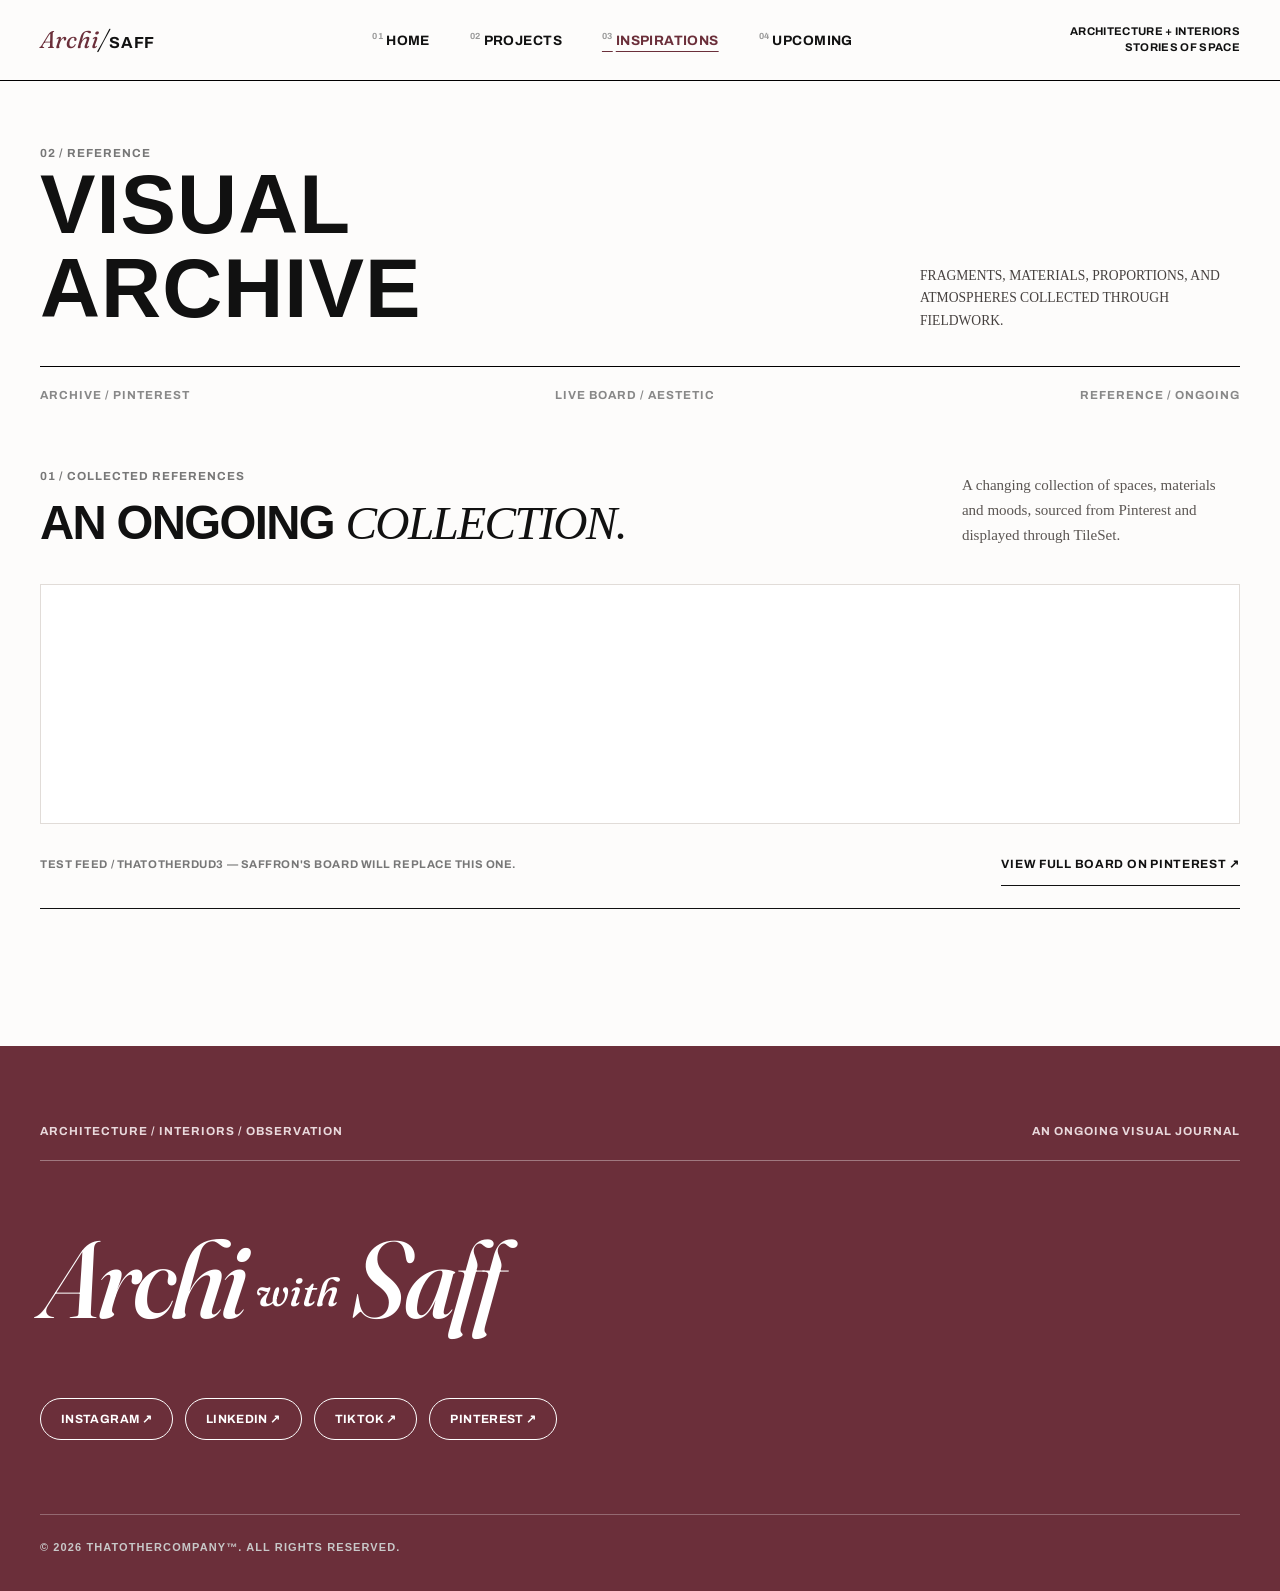
<file: inspirations.html>
<!DOCTYPE html>
<html lang="en">
<head>
<meta charset="UTF-8">
<meta name="viewport" content="width=device-width, initial-scale=1, viewport-fit=cover">
<title>Inspirations — Archi/Saff</title>
<link rel="icon" href="data:image/svg+xml,%3Csvg xmlns='http://www.w3.org/2000/svg' viewBox='0 0 100 100'%3E%3Crect width='100' height='100' fill='%23000'/%3E%3Ctext x='50' y='70' font-size='70' fill='%23fff' text-anchor='middle' font-family='Georgia'%3EA%3C/text%3E%3C/svg%3E">
<link href="https://fonts.googleapis.com/css2?family=Archivo+Black&family=Archivo:wght@400;500;700&family=Fraunces:ital,opsz,wght@0,9..144,500;1,9..144,500;1,9..144,600&family=Playfair+Display:ital@1&display=swap" rel="stylesheet">
<script>
try {
  const key = 'archi-saff-transition';
  const startedAt = Number(sessionStorage.getItem(key));
  sessionStorage.removeItem(key);
  if (!matchMedia('(prefers-reduced-motion: reduce)').matches &&
      startedAt > 0 && Date.now() >= startedAt && Date.now() - startedAt < 8000) {
    document.documentElement.classList.add('page-transition-entering');
    // Recover even if the main script fails to load.
    setTimeout(() => {
      document.documentElement.classList.remove('page-transition-entering');
      document.querySelector('.page-loader')?.classList.add('done');
    }, 2200);
  }
} catch (_) {}
</script>

<script>
/* Small editorial fade for navigation into, out of and between projects. */
try {
  const key = 'archi-saff-soft-transition';
  const started = Number(sessionStorage.getItem(key));
  sessionStorage.removeItem(key);
  const age = Date.now() - started;
  if (started > 0 && age >= 0 && age < 6000 &&
      !matchMedia('(prefers-reduced-motion: reduce)').matches) {
    document.documentElement.classList.add('soft-page-entering');
    setTimeout(() => document.documentElement.classList.remove('soft-page-entering'), 700);
  }
} catch (_) {}
</script>
<link rel="stylesheet" href="style.css?v=15">
<noscript><style>.page-loader{display:none!important}.reveal{opacity:1!important;transform:none!important}.mobile-menu-toggle{display:none!important}@media(max-width:860px){.nav{flex-wrap:wrap}.primary-nav{display:block!important;position:static!important;box-shadow:none!important;width:100%}.nav-links{padding:0!important}}</style></noscript>
</head>
<body>

<div class="page-loader" aria-hidden="true"><span class="transition-mark"><em class="w-archi">Archi</em>/SAFF</span></div>

<header>
  <div class="nav">
    <a class="logo" href="index.html"><em>Archi</em>/<b>SAFF</b></a>
    <button class="mobile-menu-toggle" type="button" aria-controls="primary-navigation" aria-expanded="false" aria-label="Open menu">
      <span class="mobile-menu-lines" aria-hidden="true"><span></span><span></span></span>
    </button>
    <nav class="primary-nav" id="primary-navigation" aria-label="Primary navigation">
    <ul class="nav-links">
      <li><a href="index.html" class="magnet"><sup>01</sup>HOME</a></li>
      <li><a href="projects.html" class="magnet"><sup>02</sup>PROJECTS</a></li>
      <li><a href="inspirations.html" class="magnet active"><sup>03</sup>INSPIRATIONS</a></li>
      <li><a href="upcoming.html" class="magnet"><sup>04</sup>UPCOMING</a></li>
    </ul>
    </nav>
    <div class="tagline">ARCHITECTURE + INTERIORS<br>STORIES OF SPACE</div>
  </div>
</header>

<main class="page" id="inspirations">
  <div class="page-head">
    <div>
      <div class="index-label">02 / REFERENCE</div>
      <h1>VISUAL<br>ARCHIVE</h1>
    </div>
    <p>FRAGMENTS, MATERIALS, PROPORTIONS, AND ATMOSPHERES COLLECTED THROUGH FIELDWORK.</p>
  </div>
  <div class="filters">
    <div class="flabel">ARCHIVE / PINTEREST</div>
    <div class="flabel">LIVE BOARD / AESTETIC</div>
    <div class="flabel">REFERENCE / ONGOING</div>
  </div>

  <section class="pinterest-archive" aria-label="Live Pinterest inspiration board">
    <div class="pinterest-archive-intro">
      <div>
        <span class="index-label">01 / COLLECTED REFERENCES</span>
        <h2>AN ONGOING <em>COLLECTION.</em></h2>
      </div>
      <p>A changing collection of spaces, materials and moods, sourced from Pinterest and displayed through TileSet.</p>
    </div>

    <!-- Temporary test gallery. Change the connected board in TileSet when Saffron shares hers. -->
    <div class="tileset-board-shell" role="region" aria-label="Pinterest inspiration gallery">
      <div data-tileset="w_fd933acf63bc517e9d7dfb111749fcbb"></div>
    </div>
    <div class="pinterest-archive-footer">
      <p>TEST FEED / THATOTHERDUD3 — SAFFRON'S BOARD WILL REPLACE THIS ONE.</p>
      <a class="pinterest-board-link magnet" href="https://www.pinterest.com/Thatotherdud3/aestetic/" target="_blank" rel="noopener noreferrer">VIEW FULL BOARD ON PINTEREST ↗</a>
    </div>
  </section>

</main>

<div class="foot-band">
  <div class="foot-intro"><span>ARCHITECTURE / INTERIORS / OBSERVATION</span><span>AN ONGOING VISUAL JOURNAL</span></div>
  <div class="wordmark"><span class="w-archi">Archi</span> <span class="w-with">with</span> Saff</div>
  <div class="foot-bottom">
    <div class="footer-social-links">
      <a class="pill magnet" href="https://www.instagram.com/thatotherdud3" target="_blank">INSTAGRAM ↗</a>
      <a class="pill magnet" href="#" target="_blank">LINKEDIN ↗</a>
      <a class="pill magnet" href="#" target="_blank">TIKTOK ↗</a>
      <a class="pill magnet" href="#" target="_blank">PINTEREST ↗</a>
    </div>
    <p class="footer-legal">© 2026 <a href="https://www.instagram.com/thatotherdud3/" target="_blank" rel="noopener noreferrer">THATOTHERCOMPANY™</a>. ALL RIGHTS RESERVED.</p>
  </div>
</div>

<script src="script.js?v=6"></script>
<script src="https://app.tileset.com/v1/tileset.js" async></script>
<script>
/* TileSet renders its grid asynchronously. Mark the photo grid so our
   mobile-only CSS can show two columns without changing its desktop layout. */
(() => {
  const mount = document.querySelector('.tileset-board-shell [data-tileset]');
  if (!mount) return;

  let observer;
  const markGrid = () => {
    for (const node of mount.querySelectorAll('div, ul')) {
      const style = getComputedStyle(node);
      if (style.display !== 'grid' && style.display !== 'inline-grid') continue;
      if (node.children.length < 4) continue;

      // Avoid changing unrelated TileSet controls or toolbar layouts.
      const imageTiles = Array.from(node.children).filter(child => child.querySelector('img')).length;
      if (imageTiles < 4) continue;

      node.setAttribute('data-archisaff-photo-grid', '');
      observer?.disconnect();
      return true;
    }
    return false;
  };

  observer = new MutationObserver(() => {
    if (markGrid()) observer.disconnect();
  });
  observer.observe(mount, {childList: true, subtree: true});
  markGrid();
  window.addEventListener('load', markGrid, {once: true});
})();
</script>
</body>
</html>
</file>
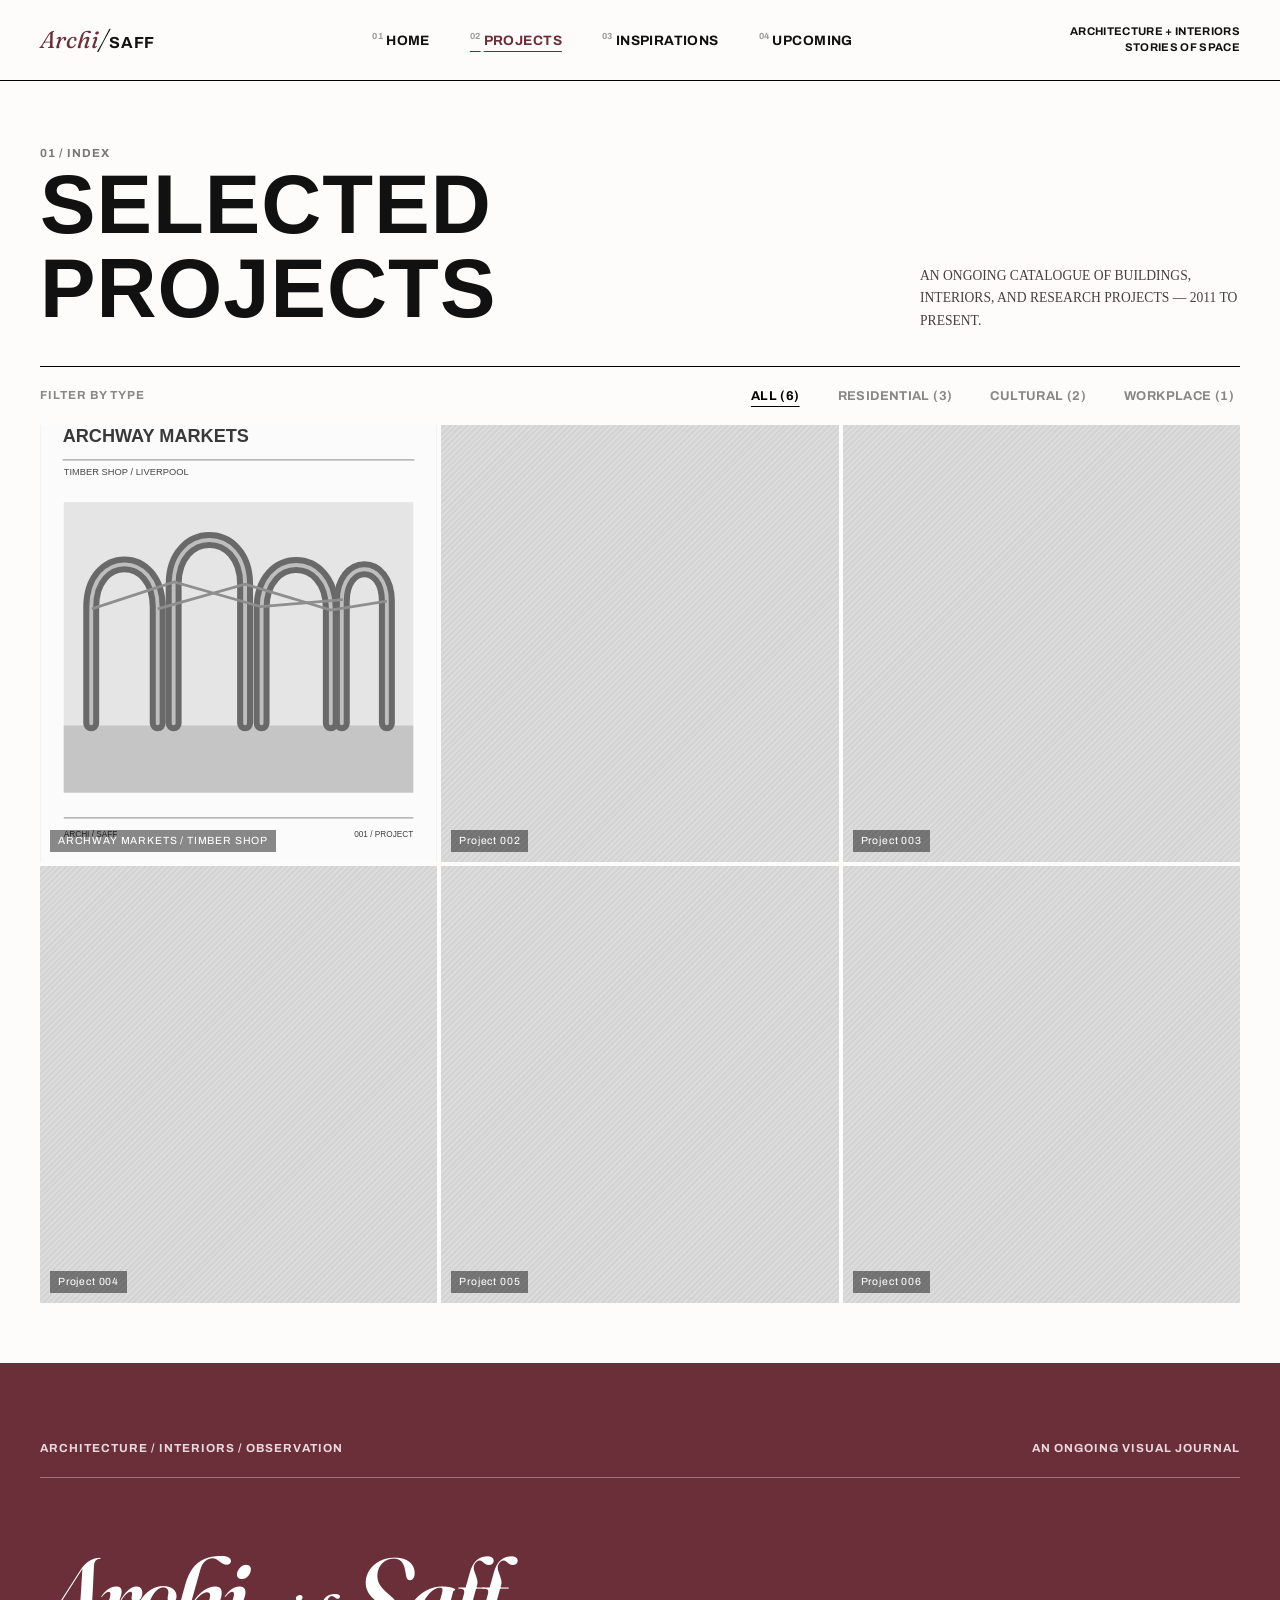
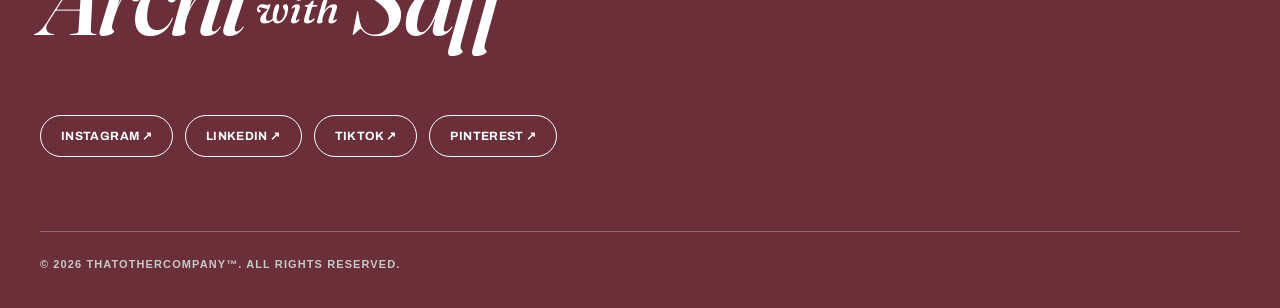
<file: projects.html>
<!DOCTYPE html>
<html lang="en">
<head>
<meta charset="UTF-8">
<meta name="viewport" content="width=device-width, initial-scale=1, viewport-fit=cover">
<title>Projects — Archi/Saff</title>
<link rel="icon" href="data:image/svg+xml,%3Csvg xmlns='http://www.w3.org/2000/svg' viewBox='0 0 100 100'%3E%3Crect width='100' height='100' fill='%23000'/%3E%3Ctext x='50' y='70' font-size='70' fill='%23fff' text-anchor='middle' font-family='Georgia'%3EA%3C/text%3E%3C/svg%3E">
<link href="https://fonts.googleapis.com/css2?family=Archivo+Black&family=Archivo:wght@400;500;700&family=Fraunces:ital,opsz,wght@0,9..144,500;1,9..144,500;1,9..144,600&family=Playfair+Display:ital@1&display=swap" rel="stylesheet">
<script>
try {
  const key = 'archi-saff-transition';
  const startedAt = Number(sessionStorage.getItem(key));
  sessionStorage.removeItem(key);
  if (!matchMedia('(prefers-reduced-motion: reduce)').matches &&
      startedAt > 0 && Date.now() >= startedAt && Date.now() - startedAt < 8000) {
    document.documentElement.classList.add('page-transition-entering');
    // Recover even if the main script fails to load.
    setTimeout(() => {
      document.documentElement.classList.remove('page-transition-entering');
      document.querySelector('.page-loader')?.classList.add('done');
    }, 2200);
  }
} catch (_) {}
</script>

<script>
/* Small editorial fade for navigation into, out of and between projects. */
try {
  const key = 'archi-saff-soft-transition';
  const started = Number(sessionStorage.getItem(key));
  sessionStorage.removeItem(key);
  const age = Date.now() - started;
  if (started > 0 && age >= 0 && age < 6000 &&
      !matchMedia('(prefers-reduced-motion: reduce)').matches) {
    document.documentElement.classList.add('soft-page-entering');
    setTimeout(() => document.documentElement.classList.remove('soft-page-entering'), 700);
  }
} catch (_) {}
</script>
<link rel="stylesheet" href="style.css?v=15">
<noscript><style>.page-loader{display:none!important}.reveal{opacity:1!important;transform:none!important}.mobile-menu-toggle{display:none!important}@media(max-width:860px){.nav{flex-wrap:wrap}.primary-nav{display:block!important;position:static!important;box-shadow:none!important;width:100%}.nav-links{padding:0!important}}</style></noscript>
</head>
<body>

<div class="page-loader" aria-hidden="true"><span class="transition-mark"><em class="w-archi">Archi</em>/SAFF</span></div>

<header>
  <div class="nav">
    <a class="logo" href="index.html"><em>Archi</em>/<b>SAFF</b></a>
    <button class="mobile-menu-toggle" type="button" aria-controls="primary-navigation" aria-expanded="false" aria-label="Open menu">
      <span class="mobile-menu-lines" aria-hidden="true"><span></span><span></span></span>
    </button>
    <nav class="primary-nav" id="primary-navigation" aria-label="Primary navigation">
    <ul class="nav-links">
      <li><a href="index.html" class="magnet"><sup>01</sup>HOME</a></li>
      <li><a href="projects.html" class="magnet active"><sup>02</sup>PROJECTS</a></li>
      <li><a href="inspirations.html" class="magnet"><sup>03</sup>INSPIRATIONS</a></li>
      <li><a href="upcoming.html" class="magnet"><sup>04</sup>UPCOMING</a></li>
    </ul>
    </nav>
    <div class="tagline">ARCHITECTURE + INTERIORS<br>STORIES OF SPACE</div>
  </div>
</header>

<main class="page" id="projects">
  <div class="page-head">
    <div>
      <div class="index-label">01 / INDEX</div>
      <h1>SELECTED<br>PROJECTS</h1>
    </div>
    <p>AN ONGOING CATALOGUE OF BUILDINGS, INTERIORS, AND RESEARCH PROJECTS — 2011 TO PRESENT.</p>
  </div>
  <div class="filters">
    <div class="flabel">FILTER BY TYPE</div>
    <div class="ftabs">
      <button class="on" data-f="all">ALL (6)</button>
      <button data-f="res">RESIDENTIAL (3)</button>
      <button data-f="cul">CULTURAL (2)</button>
      <button data-f="work">WORKPLACE (1)</button>
    </div>
  </div>
  <div class="grid3" id="projGrid">
    <a class="tile" data-f="cul" href="project.html?id=archway-markets" aria-label="View Archway Markets / Timber Shop project"><div class="ph project-cover" data-label="ARCHWAY MARKETS / TIMBER SHOP">
        <img class="project-cover-art" src="assets/previews/archway-markets.svg" alt="" loading="lazy" decoding="async">
        <img class="project-cover-generated" src="assets/previews/archway-markets.jpg" alt="Preview of Saffron's Archway Markets presentation board" loading="lazy" decoding="async" hidden onload="this.hidden=false" onerror="this.hidden=true">
      </div>
      <div class="info"><div class="tno">001</div>
        <div><div class="tname">Archway Markets</div></div>
        <div class="tmeta"><span>LIVERPOOL, UK</span><span>CULTURAL</span><span>YEAR TBC</span></div>
      </div>
    </a>
    <a class="tile" data-f="res" href="project.html?id=hillside-house" aria-label="View hillside house project"><div class="ph" data-label="Project 002"></div>
      <div class="info"><div class="tno">002</div>
        <div><div class="tname">Hillside House</div></div>
        <div class="tmeta"><span>MALLORCA, ES</span><span>RESIDENTIAL</span><span>2022</span></div>
      </div>
    </a>
    <a class="tile" data-f="res" href="project.html?id=courtyard-house" aria-label="View courtyard house project"><div class="ph" data-label="Project 003"></div>
      <div class="info"><div class="tno">003</div>
        <div><div class="tname">Courtyard House</div></div>
        <div class="tmeta"><span>OAXACA, MX</span><span>RESIDENTIAL</span><span>2021</span></div>
      </div>
    </a>
    <a class="tile" data-f="work" href="project.html?id=harris-county-office" aria-label="View harris county office project"><div class="ph" data-label="Project 004"></div>
      <div class="info"><div class="tno">004</div>
        <div><div class="tname">Harris County Office</div></div>
        <div class="tmeta"><span>HOUSTON, US</span><span>WORKPLACE</span><span>2020</span></div>
      </div>
    </a>
    <a class="tile" data-f="cul" href="project.html?id=us400-pavilion" aria-label="View us400 pavilion project"><div class="ph" data-label="Project 005"></div>
      <div class="info"><div class="tno">005</div>
        <div><div class="tname">US400 Pavilion</div></div>
        <div class="tmeta"><span>WASHINGTON, US</span><span>CULTURAL</span><span>2026</span></div>
      </div>
    </a>
    <a class="tile" data-f="res" href="project.html?id=concrete-terrace" aria-label="View concrete terrace project"><div class="ph" data-label="Project 006"></div>
      <div class="info"><div class="tno">006</div>
        <div><div class="tname">Concrete Terrace</div></div>
        <div class="tmeta"><span>LOS ANGELES, US</span><span>RESIDENTIAL</span><span>2019</span></div>
      </div>
    </a>
  </div>
</main>

<div class="foot-band">
  <div class="foot-intro"><span>ARCHITECTURE / INTERIORS / OBSERVATION</span><span>AN ONGOING VISUAL JOURNAL</span></div>
  <div class="wordmark"><span class="w-archi">Archi</span> <span class="w-with">with</span> Saff</div>
  <div class="foot-bottom">
    <div class="footer-social-links">
      <a class="pill magnet" href="https://www.instagram.com/thatotherdud3" target="_blank">INSTAGRAM ↗</a>
      <a class="pill magnet" href="#" target="_blank">LINKEDIN ↗</a>
      <a class="pill magnet" href="#" target="_blank">TIKTOK ↗</a>
      <a class="pill magnet" href="#" target="_blank">PINTEREST ↗</a>
    </div>
    <p class="footer-legal">© 2026 <a href="https://www.instagram.com/thatotherdud3/" target="_blank" rel="noopener noreferrer">THATOTHERCOMPANY™</a>. ALL RIGHTS RESERVED.</p>
  </div>
</div>

<script src="script.js?v=6"></script>
</body>
</html>
</file>
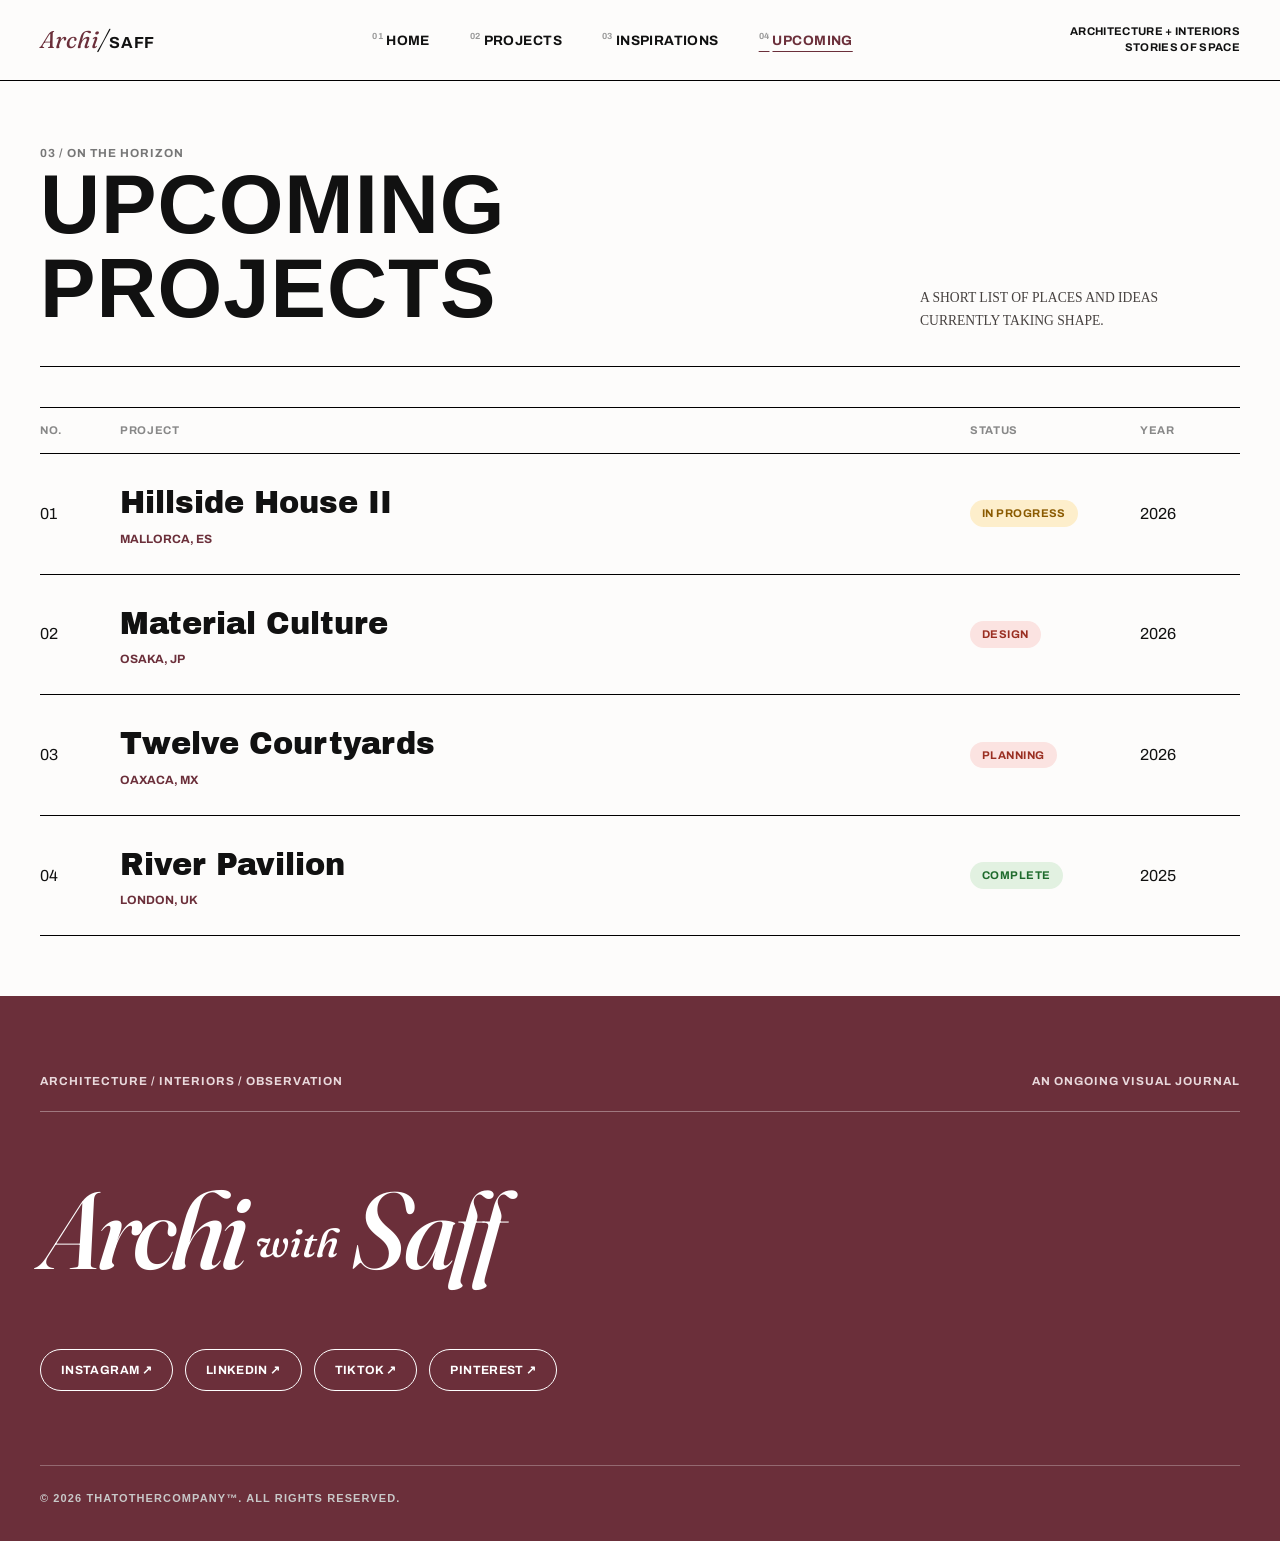
<file: upcoming.html>
<!DOCTYPE html>
<html lang="en">
<head>
<meta charset="UTF-8">
<meta name="viewport" content="width=device-width, initial-scale=1, viewport-fit=cover">
<title>Upcoming — Archi/Saff</title>
<link rel="icon" href="data:image/svg+xml,%3Csvg xmlns='http://www.w3.org/2000/svg' viewBox='0 0 100 100'%3E%3Crect width='100' height='100' fill='%23000'/%3E%3Ctext x='50' y='70' font-size='70' fill='%23fff' text-anchor='middle' font-family='Georgia'%3EA%3C/text%3E%3C/svg%3E">
<link href="https://fonts.googleapis.com/css2?family=Archivo+Black&family=Archivo:wght@400;500;700&family=Fraunces:ital,opsz,wght@0,9..144,500;1,9..144,500;1,9..144,600&family=Playfair+Display:ital@1&display=swap" rel="stylesheet">
<script>
try {
  const key = 'archi-saff-transition';
  const startedAt = Number(sessionStorage.getItem(key));
  sessionStorage.removeItem(key);
  if (!matchMedia('(prefers-reduced-motion: reduce)').matches &&
      startedAt > 0 && Date.now() >= startedAt && Date.now() - startedAt < 8000) {
    document.documentElement.classList.add('page-transition-entering');
    // Recover even if the main script fails to load.
    setTimeout(() => {
      document.documentElement.classList.remove('page-transition-entering');
      document.querySelector('.page-loader')?.classList.add('done');
    }, 2200);
  }
} catch (_) {}
</script>

<script>
/* Small editorial fade for navigation into, out of and between projects. */
try {
  const key = 'archi-saff-soft-transition';
  const started = Number(sessionStorage.getItem(key));
  sessionStorage.removeItem(key);
  const age = Date.now() - started;
  if (started > 0 && age >= 0 && age < 6000 &&
      !matchMedia('(prefers-reduced-motion: reduce)').matches) {
    document.documentElement.classList.add('soft-page-entering');
    setTimeout(() => document.documentElement.classList.remove('soft-page-entering'), 700);
  }
} catch (_) {}
</script>
<link rel="stylesheet" href="style.css?v=15">
<noscript><style>.page-loader{display:none!important}.reveal{opacity:1!important;transform:none!important}.mobile-menu-toggle{display:none!important}@media(max-width:860px){.nav{flex-wrap:wrap}.primary-nav{display:block!important;position:static!important;box-shadow:none!important;width:100%}.nav-links{padding:0!important}}</style></noscript>
</head>
<body>

<div class="page-loader" aria-hidden="true"><span class="transition-mark"><em class="w-archi">Archi</em>/SAFF</span></div>

<header>
  <div class="nav">
    <a class="logo" href="index.html"><em>Archi</em>/<b>SAFF</b></a>
    <button class="mobile-menu-toggle" type="button" aria-controls="primary-navigation" aria-expanded="false" aria-label="Open menu">
      <span class="mobile-menu-lines" aria-hidden="true"><span></span><span></span></span>
    </button>
    <nav class="primary-nav" id="primary-navigation" aria-label="Primary navigation">
    <ul class="nav-links">
      <li><a href="index.html" class="magnet"><sup>01</sup>HOME</a></li>
      <li><a href="projects.html" class="magnet"><sup>02</sup>PROJECTS</a></li>
      <li><a href="inspirations.html" class="magnet"><sup>03</sup>INSPIRATIONS</a></li>
      <li><a href="upcoming.html" class="magnet active"><sup>04</sup>UPCOMING</a></li>
    </ul>
    </nav>
    <div class="tagline">ARCHITECTURE + INTERIORS<br>STORIES OF SPACE</div>
  </div>
</header>

<main class="page" id="upcoming">
  <div class="page-head">
    <div>
      <div class="index-label">03 / ON THE HORIZON</div>
      <h1>UPCOMING<br>PROJECTS</h1>
    </div>
    <p>A SHORT LIST OF PLACES AND IDEAS CURRENTLY TAKING SHAPE.</p>
  </div>
  <div class="table">
    <div class="trow head"><span>NO.</span><span>PROJECT</span><span>STATUS</span><span>YEAR</span></div>
    <div class="trow">
      <span>01</span>
      <span><span class="pname">Hillside House II</span><span class="ploc">MALLORCA, ES</span></span>
      <span class="status progress">IN PROGRESS</span>
      <span>2026</span>
    </div>
    <div class="trow">
      <span>02</span>
      <span><span class="pname">Material Culture</span><span class="ploc">OSAKA, JP</span></span>
      <span class="status design">DESIGN</span>
      <span>2026</span>
    </div>
    <div class="trow">
      <span>03</span>
      <span><span class="pname">Twelve Courtyards</span><span class="ploc">OAXACA, MX</span></span>
      <span class="status planning">PLANNING</span>
      <span>2026</span>
    </div>
    <div class="trow">
      <span>04</span>
      <span><span class="pname">River Pavilion</span><span class="ploc">LONDON, UK</span></span>
      <span class="status complete">COMPLETE</span>
      <span>2025</span>
    </div>
  </div>
</main>

<div class="foot-band">
  <div class="foot-intro"><span>ARCHITECTURE / INTERIORS / OBSERVATION</span><span>AN ONGOING VISUAL JOURNAL</span></div>
  <div class="wordmark"><span class="w-archi">Archi</span> <span class="w-with">with</span> Saff</div>
  <div class="foot-bottom">
    <div class="footer-social-links">
      <a class="pill magnet" href="https://www.instagram.com/thatotherdud3" target="_blank">INSTAGRAM ↗</a>
      <a class="pill magnet" href="#" target="_blank">LINKEDIN ↗</a>
      <a class="pill magnet" href="#" target="_blank">TIKTOK ↗</a>
      <a class="pill magnet" href="#" target="_blank">PINTEREST ↗</a>
    </div>
    <p class="footer-legal">© 2026 <a href="https://www.instagram.com/thatotherdud3/" target="_blank" rel="noopener noreferrer">THATOTHERCOMPANY™</a>. ALL RIGHTS RESERVED.</p>
  </div>
</div>

<script src="script.js?v=6"></script>
</body>
</html>
</file>
<file: style.css>
:root{
  --black:#111; --white:#fdfcfb; --burgundy:#6b2f3a; --blush:#f0e3e3;
  --sans:'Archivo',Helvetica,Arial,sans-serif; --display:'Archivo Black',Helvetica,sans-serif; --serif:'Fraunces',Georgia,serif;
  box-sizing:border-box;
  padding-top:env(safe-area-inset-top,0px); padding-bottom:env(safe-area-inset-bottom,0px);
}
*{box-sizing:border-box}
html{scroll-behavior:smooth; scroll-padding-top:env(safe-area-inset-top,0px);}
body{margin:0;background:var(--white);color:var(--black);font-family:var(--sans);-webkit-font-smoothing:antialiased;cursor:default;}
a{color:inherit;text-decoration:none}
p{font-family:Georgia,"Times New Roman",serif;font-size:15px;font-weight:400;line-height:1.45;}
img,.ph{max-width:100%}

.ph{position:relative;background:
  repeating-linear-gradient(135deg,#d8d8d8 0 2px,#cfcfcf 2px 4px),
  linear-gradient(135deg,#bdbdbd,#8a8a8a 60%,#3a3a3a);
  overflow:hidden;display:block;}
.ph::after{content:attr(data-label);position:absolute;bottom:10px;left:10px;font-size:.65rem;letter-spacing:.08em;color:#fff;background:rgba(0,0,0,.45);padding:3px 8px;}
.ph img{display:none}

header{position:sticky;top:0;background:var(--white);z-index:100;border-bottom:1px solid #000;}
.nav{display:flex;align-items:center;justify-content:space-between;padding:22px 40px;}
.logo{font-family:var(--serif);font-style:italic;font-size:1.5rem;cursor:pointer;font-variation-settings:"SOFT" 0,"WONK" 1;}
.logo em{color:var(--burgundy);}
.wordmark,.hero h1 em{font-variation-settings:"SOFT" 0,"WONK" 1;}
.logo b{font-family:var(--sans);font-weight:700;font-style:normal;font-size:1rem;letter-spacing:.05em;}
.nav-links{display:flex;gap:40px;list-style:none;margin:0;padding:0;}
.nav-links a{font-weight:700;font-size:.85rem;letter-spacing:.03em;position:relative;display:inline-block;transition:transform .15s ease;}
.nav-links sup{color:#9a9a9a;font-size:.65em;margin-right:3px;}
.nav-links a.active{text-decoration:underline;text-underline-offset:6px;}
.mobile-menu-toggle{display:none;align-items:center;justify-content:center;gap:13px;min-height:44px;min-width:78px;padding:8px 0;border:0;background:transparent;color:var(--black);font:700 .73rem/1 var(--sans);letter-spacing:.06em;cursor:pointer;}
.mobile-menu-lines{display:grid;gap:6px;}
.mobile-menu-lines span{display:block;width:22px;height:2px;background:currentColor;transition:transform .2s ease;}
.nav.menu-open .mobile-menu-lines span:first-child{transform:translateY(4px) rotate(45deg);}
.nav.menu-open .mobile-menu-lines span:last-child{transform:translateY(-4px) rotate(-45deg);}
a,button{touch-action:manipulation;}
a:focus-visible,button:focus-visible{outline:2px solid var(--burgundy);outline-offset:4px;}
.foot-band a:focus-visible{outline-color:#fff;}
.hero-grid>*,.about-grid>*,.page-head>*,.trow>*{min-width:0;}
.tagline{text-align:right;font-size:.7rem;font-weight:700;line-height:1.4;letter-spacing:.03em;}

/* A single cross-page fade: cold visits have no splash; internal links crossfade through black. */
.page-loader{
  position:fixed;inset:0;background:#000;z-index:3000;
  display:flex;align-items:center;justify-content:center;
  opacity:0;visibility:hidden;pointer-events:none;
  transition:opacity .65s ease,visibility 0s linear .65s;
}
.page-loader.leaving,
.page-transition-entering .page-loader{
  opacity:1;visibility:visible;pointer-events:auto;
  transition:opacity .65s ease,visibility 0s;
}
.page-loader.done{
  opacity:0;visibility:hidden;pointer-events:none;
  transition:opacity .65s ease,visibility 0s linear .65s;
}

/* The wordmark zooms within the existing fade, not a separate splash. */
.page-loader .transition-mark{
  font:400 clamp(1.2rem,4vw,1.6rem)/1.2 Georgia,serif;
  color:#fff;letter-spacing:.28em;white-space:nowrap;
  opacity:0;transform:scale(.9);transform-origin:center;
  transition:transform .65s cubic-bezier(.2,.7,.2,1),opacity .35s ease;
}
.page-loader.leaving .transition-mark{
  opacity:1;
  animation:transitionZoom .65s cubic-bezier(.2,.7,.2,1) both;
}
.page-transition-entering .page-loader .transition-mark{
  opacity:1;transform:scale(1.04);
}
.page-loader.done .transition-mark{
  opacity:0;transform:scale(1.12);
}
.page-loader .transition-mark .w-archi{color:var(--burgundy);font-style:italic;}
@keyframes transitionZoom{
  from{opacity:.6;transform:scale(.9);}
  to{opacity:1;transform:scale(1.04);}
}

main.page{display:block;padding:0 40px 60px;}
/* Content stays readable without scripts; only below-fold items are animated. */
.reveal{opacity:1;transform:none;}
.reveal.reveal-pending{opacity:0;transform:translateY(20px);transition:opacity .55s ease-out,transform .55s ease-out;}
.reveal.reveal-pending.in{opacity:1;transform:none;}

.hero{padding-top:60px;position:relative;}
.hero-sub{font-weight:700;font-size:.8rem;letter-spacing:.04em;color:var(--burgundy);margin-bottom:18px;}
.hero-grid{display:grid;grid-template-columns:1fr 420px;gap:30px;align-items:end;}
.hero h1{font-family:Helvetica,Arial,sans-serif;font-weight:900;font-size:9rem;line-height:.85;margin:0;}
.hero h1 em{font-family:Georgia,serif;font-style:italic;color:var(--burgundy);font-weight:500;display:block;text-align:right;font-size:.62em;}
.hero-img{height:420px;}
.hr{border:none;border-top:1px solid #000;margin:40px 0;}
.about-grid{display:grid;grid-template-columns:1fr 1fr;gap:60px;align-items:center;}
.eyebrow{font-size:.75rem;font-weight:700;letter-spacing:.05em;color:#888;}
.about-grid h2{font-family:var(--serif);font-style:italic;font-weight:500;font-size:2.8rem;line-height:1.15;margin:12px 0 20px;}
.social-row{display:flex;gap:14px;margin-top:30px;flex-wrap:wrap;}
.pill{border:1px solid #000;border-radius:30px;padding:10px 20px;font-size:.75rem;font-weight:700;letter-spacing:.03em;display:inline-flex;align-items:center;gap:6px;transition:background .2s,color .2s;}
.pill:hover{background:#000;color:#fff;}
.quote-band{background:var(--blush);padding:70px 40px;margin:0 -40px;display:flex;justify-content:space-between;align-items:flex-end;gap:30px;}
.quote-band p{font-family:var(--serif);font-style:italic;font-size:2.4rem;line-height:1.2;margin:0;max-width:850px;}
.quote-band a{font-weight:700;font-size:.8rem;white-space:nowrap;border-bottom:1px solid #000;}
.foot-band{background:var(--burgundy);color:#fff;padding:60px 40px 40px;}
.foot-band .wordmark{font-family:var(--serif);font-style:italic;font-weight:500;font-size:3rem;margin-bottom:40px;font-variation-settings:"SOFT" 0,"WONK" 1;}
.foot-band .wordmark .w-with{font-size:.5em;vertical-align:middle;}
.foot-bottom{display:flex;flex-direction:column;align-items:stretch;gap:0;}
.footer-social-links{display:flex;justify-content:center;gap:12px;flex-wrap:wrap;}
.foot-band .pill{border-color:#fff;}
.foot-band .pill:hover{background:#fff;color:var(--burgundy);}
/* Copyright typography and layout matched to ARETE, with Archi/Saff's palette. */
.footer-legal{
  align-self:stretch;
  width:100%;
  margin:56px 0 0;
  padding-top:22px;
  border-top:1px solid rgba(255,255,255,.28);
  color:#c8c8c8;
  font:600 11px/1.6 Helvetica,Arial,sans-serif;
  letter-spacing:.1em;
  text-align:left;
}
.footer-legal a{color:inherit;font:inherit;letter-spacing:inherit;text-decoration:none;}
.footer-legal a:hover,.footer-legal a:focus-visible{text-decoration:underline;text-underline-offset:3px;}
.footer-legal a:focus-visible{outline:2px solid #fff;outline-offset:4px;}
@media(max-width:600px){
  .footer-legal{margin-top:34px;font-size:10px;letter-spacing:.06em;}
}

.page-head{padding-top:50px;display:grid;grid-template-columns:1fr 320px;gap:20px;align-items:end;border-bottom:1px solid #000;padding-bottom:30px;}
.page-head h1{font-family:'Helvetica Black',Helvetica,Arial,sans-serif;font-weight:900;font-size:5.5rem;line-height:.9;margin:0;}
.page-head p{font-size:.85rem;line-height:1.5;}
.index-label{font-size:.75rem;color:#888;font-weight:700;letter-spacing:.05em;}
.filters{display:flex;justify-content:space-between;align-items:center;padding:20px 0;flex-wrap:wrap;gap:12px;}
.filters .flabel{font-size:.75rem;font-weight:700;letter-spacing:.08em;color:#888;}
.ftabs{display:flex;gap:26px;}
.ftabs button{background:none;border:none;font-family:var(--sans);font-weight:700;font-size:.8rem;letter-spacing:.03em;cursor:pointer;color:#888;}
.ftabs button.on{color:#000;text-decoration:underline;text-underline-offset:6px;}

.grid3{display:grid;grid-template-columns:repeat(3,1fr);gap:4px;}
.tile{position:relative;aspect-ratio:1/1.1;overflow:hidden;cursor:default;}
.tile .ph{position:absolute;inset:0;transition:transform .5s ease,filter .5s ease;filter:grayscale(1) contrast(1.05);}
.tile:hover .ph{transform:scale(1.07);filter:grayscale(.1) contrast(1.1);}
.tile .info{position:absolute;inset:0;background:#000;color:#fff;opacity:0;transition:opacity .35s ease;padding:20px;display:flex;flex-direction:column;justify-content:space-between;}
.tile:hover .info{opacity:1;}
.tile .tno{font-size:.75rem;color:#999;}
.tile .tname{font-family:var(--display);font-size:1.8rem;line-height:1.05;}
.tile .tmeta{display:flex;justify-content:space-between;font-size:.7rem;font-weight:700;letter-spacing:.03em;border-top:1px solid #444;padding-top:10px;}

.insp-strip{display:grid;grid-template-columns:repeat(4,1fr);gap:4px;}
.insp-tile{aspect-ratio:3/4;position:relative;cursor:pointer;overflow:hidden;border:0;padding:0;width:100%;background:transparent;text-align:left;display:block;font:inherit;}
.insp-tile:focus-visible{outline:3px solid var(--burgundy);outline-offset:-3px;z-index:1;}
.insp-tile .ph{position:absolute;inset:0;transition:transform .5s ease,filter .5s ease;filter:grayscale(1);}
.insp-tile:hover .ph{transform:scale(1.06);filter:grayscale(.15);}
.insp-tile .num{position:absolute;top:10px;left:10px;background:var(--blush);color:#000;font-size:.7rem;font-weight:700;padding:3px 9px;}
.viewer{display:none;grid-template-columns:1fr 1fr;gap:0;margin-top:4px;min-height:480px;}
.viewer.on{display:grid;}
.viewer-img{overflow:hidden;}
.viewer-img .ph{width:100%;height:100%;filter:grayscale(.2);}
.viewer-text{background:#000;color:#fff;padding:50px;display:flex;flex-direction:column;justify-content:center;gap:16px;}
.viewer-text .vnum{color:var(--blush);font-size:.75rem;font-weight:700;}
.viewer-text h3{font-family:var(--serif);font-style:italic;font-weight:500;font-size:2.2rem;margin:0;}
.viewer-text p{font-size:.95rem;line-height:1.6;color:#ddd;}
.viewer-close{align-self:flex-start;min-height:44px;font-size:.75rem;font-weight:700;border-bottom:1px solid #fff;cursor:pointer;background:none;color:#fff;border-top:none;border-left:none;border-right:none;padding:12px 4px;}

.table{border-top:1px solid #000;margin-top:40px;}
.trow{display:grid;grid-template-columns:70px 1fr 160px 100px;align-items:center;padding:26px 0;border-bottom:1px solid #000;gap:10px;}
.trow.head{font-size:.7rem;font-weight:700;color:#888;letter-spacing:.06em;padding:14px 0;}
.trow .pname{font-family:var(--display);font-size:1.9rem;}
.trow .ploc{color:var(--burgundy);font-size:.75rem;font-weight:700;display:block;margin-top:4px;}
.status{font-size:.7rem;font-weight:700;letter-spacing:.04em;padding:5px 12px;border-radius:20px;display:inline-block;width:fit-content;}
.status.planning,.status.design{background:#fbe3e1;color:#9a2f22;}
.status.progress{background:#fdeecb;color:#8a5a00;}
.status.complete{background:#e2f1e1;color:#1f6b2d;}

/* Responsive layouts keep the archival aesthetic without relying on hover. */
@media(max-width:860px){
  .nav{position:relative;min-height:72px;gap:16px;padding:12px 24px;}
  .tagline{display:none;}
  .mobile-menu-toggle{display:inline-flex;margin-left:auto;}
  .primary-nav{display:none;position:absolute;top:100%;left:0;right:0;z-index:110;background:var(--white);border-bottom:1px solid var(--black);box-shadow:0 12px 22px rgba(0,0,0,.12);max-height:calc(100vh - 72px);max-height:calc(100dvh - 72px);overflow-y:auto;}
  .nav.menu-open .primary-nav{display:block;}
  .nav-links{display:flex;flex-direction:column;gap:0;padding:12px 24px 20px;}
  .nav-links li+li{border-top:1px solid #ded9d9;}
  .nav-links a{display:flex;align-items:baseline;gap:8px;min-height:50px;padding:16px 0;}
  .nav-links a.active{text-decoration:none;color:var(--burgundy);}
  main.page{padding:0 24px 48px;}
  .hero{padding-top:40px;}
  .hero-grid,.about-grid,.page-head,.viewer{grid-template-columns:minmax(0,1fr);}
  .hero-grid{gap:22px;}
  .hero h1{font-size:clamp(3rem,11.3vw,6.5rem);letter-spacing:-.065em;}
  .hero-img{height:min(70vw,460px);}
  .about-grid{gap:28px;}
  .about-grid h2{font-size:clamp(2rem,5.6vw,2.8rem);}
  .page-head{gap:12px;padding-top:35px;}
  .page-head h1{font-size:clamp(2.6rem,9.7vw,5.5rem);letter-spacing:-.045em;}
  .page-head p{max-width:36rem;margin:8px 0 0;}
  .grid3,.insp-strip{grid-template-columns:repeat(2,minmax(0,1fr));}
  .viewer{min-height:0;}
  .viewer-img{height:min(64vw,420px);}
  .viewer-text{padding:clamp(24px,5vw,44px);}
  .quote-band{margin:0 -24px;padding:48px 24px;flex-direction:column;align-items:flex-start;}
  .quote-band p{font-size:clamp(1.8rem,4vw,2.4rem);}
  .quote-band a{white-space:normal;min-height:44px;display:inline-flex;align-items:center;}
  .ftabs{gap:8px;flex-wrap:wrap;}
  .ftabs button{padding:12px 10px;min-height:44px;}
  .filters{align-items:flex-start;}
  .foot-band{padding:44px 24px 28px;}
  .foot-band .wordmark{font-size:clamp(2.2rem,6vw,3rem);}
  .footer-social-links{justify-content:flex-start;}
  .trow{grid-template-columns:45px minmax(0,1fr) 130px 55px;}
  .trow .pname{font-size:clamp(1.35rem,3.6vw,1.9rem);}
}
@media(max-width:600px){
  .nav{padding:10px 18px;min-height:64px;}
  .primary-nav{max-height:calc(100vh - 64px);max-height:calc(100dvh - 64px);}
  .nav-links{padding:12px 18px 20px;}
  .nav-links sup{min-width:2ch;}
  main.page{padding:0 18px 44px;}
  .hero{padding-top:30px;}
  .hero-sub{font-size:.7rem;}
  .hero h1{font-size:clamp(2.5rem,12.7vw,4.8rem);letter-spacing:-.075em;}
  .hero-img{height:70vw;min-height:230px;}
  .hr{margin:28px 0;}
  .about-grid .ph{height:min(85vw,380px)!important;}
  .quote-band{margin:0 -18px;padding:40px 18px;}
  .quote-band p{font-size:clamp(1.7rem,7vw,2.2rem);}
  .page-head{padding:28px 0 22px;}
  .page-head h1{font-size:clamp(2.2rem,10.7vw,4.4rem);}
  .grid3{grid-template-columns:1fr;gap:12px;}
  .tile{aspect-ratio:1/1.05;}
  .tile .tname{font-size:clamp(1.5rem,7vw,2rem);}
  .tile .tmeta{flex-wrap:wrap;gap:6px 12px;}
  .insp-strip{gap:6px;}
  .viewer-img{height:75vw;min-height:240px;}
  .viewer-text{padding:24px;}
  .viewer-text h3{font-size:1.75rem;}
  .trow.head{display:none;}
  .trow{grid-template-columns:32px minmax(0,1fr) auto;grid-template-areas:"number name name" ". status year";gap:8px 12px;padding:22px 0;}
  .trow>span:nth-child(1){grid-area:number;}
  .trow>span:nth-child(2){grid-area:name;min-width:0;}
  .trow>span:nth-child(3){grid-area:status;}
  .trow>span:nth-child(4){grid-area:year;text-align:right;font-size:.75rem;font-weight:700;}
  .trow .pname{font-size:clamp(1.15rem,5.3vw,1.55rem);}
  .status{padding:6px 10px;}
  .footer-social-links{gap:8px;}
  .foot-band .pill{padding:12px 14px;}
}
@media(max-width:360px){
  .hero h1{font-size:clamp(2.2rem,12vw,2.6rem);}
  .ftabs button{font-size:.7rem;padding:10px 8px;}
}
/* Reveal project names on phones and other touch-first devices. */
@media(max-width:860px), (hover:none){
  .tile .info{opacity:1;background:linear-gradient(180deg,transparent 12%,rgba(0,0,0,.3) 40%,rgba(0,0,0,.88) 100%);justify-content:flex-end;gap:10px;padding:18px;}
  .tile .ph,.tile:hover .ph{transform:none;filter:grayscale(.5);}
  .tile:hover .info{opacity:1;}
}
@media(prefers-reduced-motion:reduce){
  .page-loader,.page-loader.done,.page-loader.leaving,.page-transition-entering .page-loader{display:none!important;transition:none;}
  .reveal{opacity:1;transform:none;transition:none;}
  *,*::before,*::after{animation-duration:.01ms!important;transition-duration:.01ms!important;scroll-behavior:auto!important;}
}

/* Keep the brand centred while the icon stays at the right on mobile. */
@media(max-width:860px){
  .nav .logo{position:absolute;top:50%;left:50%;transform:translate(-50%,-50%);white-space:nowrap;z-index:1;}
  .nav .mobile-menu-toggle{min-width:44px;margin-left:auto;}
}
@media(max-width:360px){
  .nav .logo{font-size:1.3rem;}
  .nav .logo b{font-size:.88rem;}
}

/* Polished navigation, pointer feedback and predictable scroll destinations. */
.magnet{
  --mag-x:0px;--mag-y:0px;
  transform:translate3d(var(--mag-x),var(--mag-y),0);
  transition:transform .18s cubic-bezier(.22,.75,.27,1),background-color .2s ease,color .2s ease;
}
.nav-links a.magnet{transition:transform .18s cubic-bezier(.22,.75,.27,1),color .2s ease;}
.nav-links a:hover,.nav-links a:focus-visible{color:var(--burgundy);}
.nav-links a.active{color:var(--burgundy);}
.ftabs button{transition:color .18s ease,text-decoration-color .18s ease;}
.ftabs button:hover,.ftabs button:focus-visible{color:var(--burgundy);}
.viewer{scroll-margin-top:100px;}
main.page{scroll-margin-top:100px;}
@media(max-width:860px){
  .viewer,main.page{scroll-margin-top:80px;}
}
@media(prefers-reduced-motion:reduce){
  .reveal,.reveal.reveal-pending{opacity:1!important;transform:none!important;}
}

/* Consistent hover and keyboard focus feedback. */
.logo{transition:opacity .2s ease;}
.logo:hover{opacity:.78;}
.quote-band a{transition:color .2s ease,border-color .2s ease;}
.quote-band a:hover,.quote-band a:focus-visible{color:var(--burgundy);border-color:var(--burgundy);}
.viewer-close:hover{color:var(--blush);}
.viewer-close:focus-visible{outline:2px solid #fff;outline-offset:4px;}
.insp-tile:focus-visible .ph{transform:scale(1.035);filter:grayscale(.2);}

/* Editorial system: shared type scale, restrained rules and consistent rhythm. */
:root{
  --type-small:.68rem;
  --type-label:.73rem;
  --page-gutter:40px;
  --reading-width:58ch;
}
body{line-height:1.5;}
p{font-size:clamp(.94rem,1.12vw,1rem);line-height:1.68;}
main.page{padding-left:var(--page-gutter);padding-right:var(--page-gutter);}
.eyebrow,.index-label,.hero-sub,.filters .flabel,.foot-intro,.hero-note-index{
  font-family:var(--sans);
  font-weight:700;
  font-size:var(--type-label);
  line-height:1.5;
  letter-spacing:.085em;
}
.index-label,.eyebrow{color:#777;}
.page-head{gap:clamp(24px,5vw,72px);padding-top:clamp(42px,5vw,70px);padding-bottom:34px;}
.page-head h1{font-family:var(--display);font-size:clamp(3.25rem,7.1vw,6.2rem);line-height:.93;letter-spacing:-.055em;}
.page-head p{max-width:var(--reading-width);margin:0;color:#46413f;line-height:1.65;}
.about-grid{gap:clamp(32px,6vw,100px);padding:12px 0 44px;}
.about-grid h2{font-size:clamp(2.25rem,3.4vw,3.55rem);line-height:1.13;letter-spacing:-.025em;max-width:13ch;}
.about-grid p{max-width:var(--reading-width);}
.social-row{margin-top:34px;}
.hr{margin:44px 0 48px;}

/* Home opening spread: one headline, a quiet editorial note and the hero image. */
.hero{padding-top:clamp(44px,6vw,82px);}
.hero-sub{margin-bottom:25px;}
.hero-grid{
  grid-template-columns:minmax(0,1fr) minmax(280px,39%);
  column-gap:clamp(26px,5vw,80px);
  row-gap:clamp(28px,4vw,54px);
  align-items:end;
}
.hero-grid h1{
  grid-column:1/-1;
  font-family:var(--display);
  font-weight:900;
  font-size:clamp(4.4rem,11.75vw,11rem);
  line-height:.82;
  letter-spacing:-.09em;
  max-width:100%;
  overflow-wrap:normal;
}
.hero-grid h1 em{
  font-family:Georgia,serif;
  font-style:italic;
  font-weight:400;
  letter-spacing:-.055em;
  font-size:.62em;
  margin-top:.1em;
  text-align:right;
}
.hero-note{
  grid-column:1;
  align-self:end;
  display:flex;
  flex-direction:column;
  align-items:flex-start;
  max-width:25rem;
  padding-bottom:2px;
  gap:14px;
}
.hero-note-index{color:var(--burgundy);}
.hero-note p{
  margin:0;
  font-family:var(--sans);
  font-size:clamp(.9rem,1.2vw,1.1rem);
  font-weight:700;
  line-height:1.65;
  letter-spacing:.045em;
  max-width:27ch;
}
.hero-note-rule{display:block;width:clamp(80px,15vw,180px);height:1px;background:var(--black);margin-top:12px;}
.hero-img{grid-column:2;height:clamp(290px,37vw,550px);width:100%;}
.quote-band{padding:clamp(56px,7vw,110px) var(--page-gutter);}
.quote-band p{font-size:clamp(2rem,3vw,3.15rem);line-height:1.23;letter-spacing:-.018em;max-width:24ch;}

/* Signature footer: keep its existing links and legal copy, improve composition. */
.foot-band{
  padding:clamp(48px,6vw,82px) var(--page-gutter) 34px;
}
.foot-intro{
  display:flex;justify-content:space-between;align-items:center;
  gap:20px;padding-bottom:20px;border-bottom:1px solid rgba(255,255,255,.35);
  color:#e9d9dc;
}
.foot-band .wordmark{
  margin:clamp(44px,5vw,72px) 0 clamp(42px,5vw,66px);
  font-size:clamp(3.8rem,8.5vw,9rem);
  line-height:1;
  letter-spacing:-.045em;
  overflow-wrap:break-word;
}
.foot-band .wordmark .w-with{font-size:.37em;letter-spacing:0;}
.footer-social-links{justify-content:flex-start;gap:12px;}
.foot-band .pill{min-height:42px;}
.footer-legal{margin-top:clamp(44px,6vw,74px);padding-top:24px;}
@media(max-width:1100px){
  .hero-grid h1{font-size:clamp(4rem,11.5vw,8rem);}
}
@media(max-width:860px){
  :root{--page-gutter:24px;}
  .hero-grid{grid-template-columns:minmax(0,1fr) minmax(0,1fr);row-gap:26px;}
  .hero-grid h1{grid-column:1/-1;font-size:clamp(3.4rem,12.5vw,7rem);}
  .hero-note{grid-column:1;}
  .hero-img{grid-column:2;height:min(56vw,430px);}
  .page-head h1{font-size:clamp(2.8rem,9.3vw,5rem);}
  .about-grid{padding:0 0 30px;}
  .about-grid h2{max-width:16ch;}
  .quote-band{margin-left:calc(-1 * var(--page-gutter));margin-right:calc(-1 * var(--page-gutter));}
  .foot-intro{flex-wrap:wrap;}
  .foot-band .wordmark{font-size:clamp(3.4rem,9vw,5.5rem);}
}
@media(max-width:600px){
  :root{--page-gutter:18px;}
  .hero{padding-top:34px;}
  .hero-sub{margin-bottom:20px;}
  .hero-grid{grid-template-columns:minmax(0,1fr);row-gap:24px;}
  .hero-grid h1{font-size:clamp(2.7rem,12.4vw,5rem);line-height:.88;letter-spacing:-.083em;}
  .hero-grid h1 em{text-align:right;}
  .hero-img{grid-column:1;grid-row:2;height:auto;min-height:240px;aspect-ratio:4/3;}
  .hero-note{grid-column:1;grid-row:3;gap:10px;max-width:100%;}
  .hero-note p{font-size:.88rem;max-width:32ch;}
  .hero-note-rule{margin-top:6px;}
  .page-head h1{font-size:clamp(2.4rem,10vw,4.25rem);}
  .page-head p{margin-top:10px;}
  .about-grid h2{font-size:clamp(2.1rem,8vw,2.8rem);}
  .quote-band{padding:44px var(--page-gutter);}
  .quote-band p{font-size:clamp(1.85rem,7vw,2.4rem);}
  .foot-intro{gap:8px;font-size:.63rem;}
  .foot-band .wordmark{font-size:clamp(2.7rem,10.5vw,4.5rem);line-height:1.1;margin:42px 0;}
  .foot-band .wordmark .w-with{font-size:.36em;}
  .footer-social-links{gap:9px;}
  .footer-legal{margin-top:44px;}
}
@media(max-width:360px){
  .hero-grid h1{font-size:12vw;}
  .foot-band .wordmark{font-size:10vw;}
}

/* Clearer display typography and tighter homepage composition. */
.hero-grid h1,
.page-head h1 {
  font-family:"Helvetica Neue",Helvetica,Arial,sans-serif;
  font-weight:800;
  letter-spacing:.012em;
}
.hero-grid {
  grid-template-columns:minmax(0,1fr) minmax(280px,43%);
  align-items:start;
  row-gap:clamp(14px,2vw,28px);
}
.hero-grid h1 {
  font-size:clamp(3.7rem,9.1vw,8.9rem);
  line-height:.98;
  letter-spacing:.008em;
}
.hero-grid h1 em {
  display:block;
  font-family:Georgia,"Times New Roman",serif;
  font-weight:400;
  font-size:.59em;
  line-height:1.06;
  letter-spacing:.008em;
  margin-top:0;
}
.hero-note{align-self:start;padding-top:clamp(6px,1.2vw,18px);}
.hero-img{height:clamp(290px,35vw,510px);}
.page-head h1 {
  font-size:clamp(3.1rem,6.5vw,5.7rem);
  line-height:1.02;
  letter-spacing:.012em;
}
@media(max-width:1100px) {
  .hero-grid h1{font-size:clamp(3.4rem,9.2vw,7.5rem);}
}
@media(max-width:860px) {
  .hero-grid{grid-template-columns:repeat(2,minmax(0,1fr));row-gap:20px;}
  .hero-grid h1{font-size:clamp(3rem,9.4vw,6.4rem);}
  .hero-img{height:min(54vw,420px);}
  .page-head h1{font-size:clamp(2.7rem,8.5vw,4.7rem);}
}
@media(max-width:600px) {
  .hero-grid{grid-template-columns:minmax(0,1fr);row-gap:16px;}
  .hero-grid h1{font-size:clamp(2.4rem,10.5vw,4.4rem);letter-spacing:.006em;}
  .hero-grid h1 em{letter-spacing:.008em;}
  .hero-img{grid-column:1;grid-row:2;height:auto;aspect-ratio:4/3;min-height:220px;}
  .hero-note{grid-column:1;grid-row:3;padding-top:8px;}
  .page-head h1{font-size:clamp(2.25rem,9.2vw,4rem);}
}
@media(max-width:360px) {
  .hero-grid h1{font-size:10vw;}
}

/* Homepage hero — SPACE WITH SOUL. Scoped so other sections and pages keep their design. */
#home .hero{padding-top:clamp(24px,3vw,52px);}
#home .hero-sub{margin:0;position:relative;z-index:2;}
#home .hero-grid{
  display:block;
  position:relative;
  width:100%;
  height:clamp(560px,38vw,780px);
  margin-top:0;
}
#home .hero-grid .hero-photo{
  position:absolute;
  top:clamp(48px,5.2vw,96px);
  right:0;
  width:29.5%;
  height:clamp(330px,28vw,520px);
  margin:0;
  overflow:hidden;
  background:repeating-linear-gradient(135deg,#c8c8c8 0 2px,#dedede 2px 4px);
  z-index:1;
}
#home .hero-photo img{
  display:block;
  width:100%;
  height:100%;
  object-fit:cover;
  object-position:center;
  filter:grayscale(1) contrast(1.12);
}
#home .hero-photo figcaption{
  position:absolute;bottom:12px;left:14px;z-index:2;
  color:#fff;background:rgba(0,0,0,.5);
  padding:4px 7px;
  font:700 clamp(.58rem,.74vw,.78rem)/1.4 var(--sans);
  letter-spacing:.02em;
}
#home .hero-photo::after{
  content:"↗";position:absolute;bottom:12px;right:15px;z-index:2;
  color:#fff;font:400 clamp(1.1rem,1.5vw,1.6rem)/1 var(--sans);
  text-shadow:0 1px 4px #111;
}
#home .hero-grid .hero-title{
  position:absolute;
  inset:0;
  z-index:3;
  margin:0;
  padding:0;
  pointer-events:none;
  font-size:inherit;
  letter-spacing:normal;
  line-height:1;
  overflow:visible;
}
#home .hero-title .hero-space{
  display:block;
  position:absolute;
  top:clamp(95px,7.4vw,145px);
  left:0;
  color:#080808;
  font:800 clamp(7rem,14.7vw,18rem)/.92 "Helvetica Neue",Helvetica,Arial,sans-serif;
  letter-spacing:-.035em;
  white-space:nowrap;
}
#home .hero-title .hero-soul{
  display:block;
  position:absolute;
  top:clamp(270px,20vw,370px);
  left:clamp(90px,14.5vw,280px);
  margin:0;
  color:var(--burgundy);
  font:italic 400 clamp(6rem,14.5vw,17.5rem)/.9 Georgia,"Times New Roman",serif;
  letter-spacing:-.055em;
  white-space:nowrap;
  text-align:left;
}
@media(max-width:1100px){
  #home .hero-grid{height:clamp(490px,48vw,640px);}
  #home .hero-grid .hero-photo{width:35%;height:clamp(285px,34vw,405px);top:66px;}
  #home .hero-title .hero-space{top:clamp(115px,12vw,150px);font-size:15vw;}
  #home .hero-title .hero-soul{top:clamp(244px,26vw,320px);left:12vw;font-size:13.5vw;}
}
@media(max-width:600px){
  #home .hero{padding-top:30px;}
  #home .hero-grid{height:clamp(470px,145vw,680px);}
  #home .hero-grid .hero-photo{
    top:clamp(176px,44vw,250px);
    right:0;
    width:74%;
    height:clamp(240px,77vw,390px);
  }
  #home .hero-title .hero-space{top:clamp(70px,15vw,100px);font-size:clamp(4.25rem,19vw,7.5rem);}
  #home .hero-title .hero-soul{
    top:clamp(148px,33vw,215px);
    left:clamp(16px,6vw,36px);
    font-size:clamp(2.9rem,11.8vw,5.4rem);
    letter-spacing:-.055em;
  }
  #home .hero-photo figcaption{bottom:10px;left:10px;font-size:.55rem;}
}
@media(max-width:360px){
  #home .hero-title .hero-space{font-size:19vw;}
  #home .hero-title .hero-soul{font-size:11.6vw;}
}

/* ---- PDF project catalogue and reading room ---- */
#projGrid .tile{display:block;color:inherit;text-decoration:none;}
#projGrid .tile:focus-visible{outline:3px solid var(--burgundy);outline-offset:3px;z-index:2;}
#projGrid .tile:focus-visible .info{opacity:1;}
#projGrid .tile:focus-visible .ph{transform:scale(1.04);}
@media(hover:none),(max-width:860px){
  #projGrid .tile .info{pointer-events:none;}
}
.project-page{padding-bottom:clamp(48px,6vw,94px)!important;}
.project-breadcrumb{
  display:flex;align-items:center;gap:12px;
  padding:clamp(26px,4vw,52px) 0 24px;
  font:700 .72rem/1.5 var(--sans);letter-spacing:.07em;
  color:#6d6868;
}
.project-breadcrumb a,.project-detail-bottom a{
  display:inline-block;text-decoration:none;
  border-bottom:1px solid transparent;
  transition:color .2s,border-color .2s;
}
.project-breadcrumb a:hover,.project-detail-bottom a:hover{
  color:var(--burgundy);border-color:var(--burgundy);
}
.project-detail-heading{
  display:grid;grid-template-columns:minmax(0,1fr) minmax(210px,260px);
  gap:clamp(24px,4vw,60px);align-items:end;
  padding-bottom:32px;border-bottom:1px solid var(--black);
}
.project-detail-heading h1{
  margin:14px 0 0;
  font:800 clamp(2.6rem,6.5vw,6.9rem)/.98 "Helvetica Neue",Helvetica,Arial,sans-serif;
  letter-spacing:.012em;
  overflow-wrap:anywhere;
}
.project-detail-meta{display:grid;gap:15px;}
.project-detail-meta>div{display:flex;flex-direction:column;gap:4px;padding-bottom:10px;border-bottom:1px solid #d8d4d1;}
.project-detail-meta span{font:700 .64rem/1.4 var(--sans);letter-spacing:.1em;color:#858080;}
.project-detail-meta strong{font:700 .78rem/1.4 var(--sans);letter-spacing:.045em;}
.project-detail-description{
  max-width:65ch;
  margin:25px 0 clamp(36px,5vw,64px);
  font:400 clamp(1rem,1.4vw,1.15rem)/1.7 Georgia,"Times New Roman",serif;
}
.pdf-demo-notice{
  margin:-28px 0 30px;padding:12px 16px;
  background:var(--blush);border-left:3px solid var(--burgundy);
  font:700 .72rem/1.55 var(--sans);letter-spacing:.035em;
}
.pdf-section-top{
  display:flex;justify-content:space-between;align-items:center;
  gap:18px;flex-wrap:wrap;
  border-top:1px solid var(--black);
  padding:18px 0;
}
.pdf-section-top h2{margin:0;font:700 .8rem/1.35 var(--sans);letter-spacing:.08em;}
.pdf-section-top>span{font:700 .7rem/1.35 var(--sans);color:var(--burgundy);letter-spacing:.07em;}
.pdf-reader{background:#e7e4e1;border:1px solid #1a1918;min-width:0;}
.pdf-toolbar{
  position:relative;z-index:2;
  display:flex;align-items:center;justify-content:space-between;
  flex-wrap:wrap;column-gap:12px;row-gap:8px;
  padding:10px 14px;background:#111;color:#fff;
  font-family:var(--sans);
}
.pdf-toolbar-group{display:flex;align-items:center;gap:8px;min-height:36px;}
.pdf-pages label,.pdf-pages span,.pdf-zoom output{font-size:.72rem;font-weight:700;letter-spacing:.04em;}
.pdf-pages input{
  width:56px;min-height:34px;
  border:1px solid #676767;border-radius:0;
  color:#111;background:#fff;text-align:center;
  font:700 .85rem/1 var(--sans);
}
.pdf-control,.pdf-text-control{
  border:1px solid #777;color:#fff;background:transparent;
  border-radius:0;min-width:35px;min-height:35px;
  padding:5px 9px;font:700 .74rem/1 var(--sans);
  cursor:pointer;transition:background .2s,color .2s;
}
.pdf-control{font-size:1.12rem;}
.pdf-text-control{letter-spacing:.035em;}
.pdf-control:hover:not(:disabled),.pdf-text-control:hover:not(:disabled),
.pdf-action-link:hover{background:#fff;color:#111;}
.pdf-control:disabled{opacity:.4;cursor:default;}
.pdf-toolbar button:focus-visible,.pdf-toolbar a:focus-visible,
.pdf-pages input:focus-visible{outline:2px solid #fff;outline-offset:3px;}
.pdf-action-link{
  display:inline-flex;align-items:center;min-height:35px;
  padding:5px 8px;border:1px solid #777;color:#fff;
  font:700 .73rem/1 var(--sans);letter-spacing:.04em;
  transition:background .2s,color .2s;
}
.pdf-stage{
  position:relative;overflow:auto;overscroll-behavior:contain;
  min-height:510px;max-height:75vh;padding:24px;
  text-align:center;background:#dedbd8;
}
.pdf-stage canvas{
  display:block;margin:0 auto;max-width:none;
  background:#fff;box-shadow:0 8px 26px rgba(0,0,0,.16);
}
.pdf-stage iframe{display:block;width:100%;height:min(76vh,900px);border:0;background:#fff;}
.pdf-loading{
  padding:clamp(70px,15vh,150px) 12px;
  color:#4a4645;font:700 .75rem/1.5 var(--sans);letter-spacing:.1em;
}
.pdf-state{
  min-height:clamp(340px,44vw,580px);
  padding:clamp(30px,6vw,76px);
  display:flex;flex-direction:column;align-items:flex-start;justify-content:center;
  background:repeating-linear-gradient(135deg,#e8e5e3 0 2px,#ebe8e7 2px 5px);
}
.pdf-state h3{
  margin:16px 0 12px;
  font:800 clamp(2rem,4vw,4rem)/1 "Helvetica Neue",Helvetica,Arial,sans-serif;
  letter-spacing:.012em;
}
.pdf-state p{margin:0;max-width:54ch;}
.pdf-state .pdf-action-link{
  margin-top:18px;border-color:var(--black);color:var(--black);
}
.pdf-state .pdf-action-link:hover{background:var(--black);color:#fff;}
.pdf-reader-help{margin:11px 0 0;color:#76706f;font:700 .71rem/1.4 var(--sans);letter-spacing:.055em;}
.project-detail-bottom{
  display:flex;justify-content:space-between;flex-wrap:wrap;
  gap:16px;margin-top:clamp(36px,5vw,72px);
  padding-top:24px;border-top:1px solid var(--black);
  font:700 .8rem/1.5 var(--sans);letter-spacing:.045em;
}
.pdf-reader-expanded,.pdf-reader:fullscreen{
  position:fixed;inset:0;z-index:9999;
  display:flex;flex-direction:column;
  height:100vh;height:100dvh;border:0;
  background:#dedbd8;
}
.pdf-reader-open{overflow:hidden;}
.pdf-reader-expanded .pdf-stage,.pdf-reader:fullscreen .pdf-stage{
  flex:1;min-height:0;max-height:none;height:auto;
}
.pdf-stage[hidden],.pdf-toolbar[hidden],.pdf-state[hidden],
.pdf-stage canvas[hidden],.pdf-stage iframe[hidden],.pdf-loading[hidden],
.pdf-demo-notice[hidden],.project-detail-bottom a[hidden],
.pdf-toolbar-group[hidden],.pdf-toolbar button[hidden],.pdf-toolbar output[hidden],
.pdf-action-link[hidden] {display:none!important;}
@media(max-width:860px){
  .project-detail-heading{grid-template-columns:minmax(0,1fr);}
  .project-detail-meta{display:grid;grid-template-columns:repeat(3,minmax(0,1fr));gap:10px;}
  .pdf-toolbar{justify-content:flex-start;}
  .pdf-stage{min-height:460px;max-height:74vh;padding:14px;}
}
@media(max-width:600px){
  .project-detail-heading h1{font-size:clamp(2.4rem,10vw,4.2rem);}
  .project-detail-meta{grid-template-columns:repeat(2,minmax(0,1fr));}
  .pdf-toolbar{gap:9px;padding:11px;}
  .pdf-toolbar-group{gap:5px;}
  .pdf-text-control,.pdf-action-link{font-size:.68rem;padding:5px 7px;}
  .pdf-pages input{width:47px;}
  .pdf-stage{min-height:350px;max-height:70vh;padding:10px;}
  .pdf-state{min-height:340px;}
}

/* Real presentation-board cover when generated, with a project-specific art fallback. */
#projGrid .project-cover{background:#eee8dd;}
#projGrid .project-cover img{
  position:absolute;inset:0;display:block;width:100%;height:100%;
  object-fit:cover;object-position:center;
}
#projGrid .project-cover .project-cover-generated{
  object-position:62% center;
}
#projGrid .project-cover .project-cover-generated[hidden]{display:none!important;}
#projGrid .project-cover::after{z-index:2;}

/* Multi-document project presentation: three chapters, one independent reader per PDF. */
.project-documents{display:flex;flex-direction:column;gap:clamp(38px,6vw,78px);}
.project-documents-loading{
  padding:25px 0;font:700 .8rem/1.5 var(--sans);letter-spacing:.08em;
}
.project-document-section{min-width:0;}
.project-document-heading{
  display:flex;justify-content:space-between;align-items:baseline;flex-wrap:wrap;
  gap:14px;border-top:1px solid var(--black);padding:18px 0 20px;
}
.project-document-heading h2{
  margin:0;font:700 clamp(.91rem,1.2vw,1.13rem)/1.35 var(--sans);
  letter-spacing:.055em;
}
.project-document-heading .chapter-number{
  display:inline-block;margin-right:16px;color:var(--burgundy);font-size:.8em;
}
.project-document-heading .chapter-meta{
  color:#6e6665;font:700 .68rem/1.5 var(--sans);letter-spacing:.07em;
}
.pdf-document{min-width:0;margin:0 0 clamp(24px,4vw,42px);}
.pdf-document:last-child{margin-bottom:0;}
.pdf-document-label{
  display:flex;align-items:center;justify-content:space-between;gap:16px;
  padding:10px 0 14px;font:700 .7rem/1.5 var(--sans);
  letter-spacing:.09em;color:var(--burgundy);
}
.pdf-document-label:empty{display:none;}
.pdf-pages .pdf-page-label{display:inline-flex;align-items:center;gap:7px;}
.pdf-pages .pdf-page-input{
  width:56px;min-height:34px;border:1px solid #676767;border-radius:0;
  background:#fff;color:#111;text-align:center;font:700 .85rem/1 var(--sans);
}
.pdf-state .pdf-load-button{
  display:inline-flex;align-items:center;min-height:40px;
  margin-top:22px;padding:9px 15px;background:var(--black);
  border:1px solid var(--black);border-radius:0;color:#fff;
  font:700 .73rem/1.4 var(--sans);letter-spacing:.07em;cursor:pointer;
  transition:background .2s,color .2s;
}
.pdf-state .pdf-load-button:hover{background:var(--burgundy);border-color:var(--burgundy);}
.pdf-state .pdf-load-button:focus-visible{outline:2px solid var(--burgundy);outline-offset:4px;}
.project-pdf-pending{
  padding:clamp(28px,5vw,56px);
  background:#f0eeeb;border:1px solid #ddd7d4;min-height:160px;
}
.project-pdf-pending p{margin:0;max-width:57ch;color:#5e5856;}
.pdf-reader:fullscreen .pdf-toolbar,.pdf-reader-expanded .pdf-toolbar{flex-shrink:0;}
.pdf-stage:focus-visible{outline:3px solid var(--burgundy);outline-offset:-3px;}
@media(max-width:600px){
  .project-documents{gap:38px;}
  .project-document-heading{align-items:flex-start;}
  .project-document-heading h2{font-size:.84rem;}
  .project-document-heading .chapter-meta{font-size:.64rem;}
  .pdf-document-label{font-size:.64rem;}
  .pdf-pages .pdf-page-input{width:44px;}
  .project-pdf-pending{min-height:120px;}
}

/* Independent, keyboard-accessible collapse controls for the three project chapters. */
.project-document-heading .chapter-actions{
  display:flex;align-items:center;justify-content:flex-end;gap:clamp(12px,2.5vw,32px);
  flex-wrap:wrap;
}
.chapter-toggle{
  display:inline-flex;align-items:center;justify-content:space-between;gap:13px;
  min-height:44px;min-width:116px;padding:9px 12px;
  border:1px solid var(--black);border-radius:0;background:transparent;
  color:var(--black);font:700 .68rem/1.35 var(--sans);letter-spacing:.07em;
  cursor:pointer;transition:color .18s ease,border-color .18s ease,background-color .18s ease;
}
.chapter-toggle::after{content:"−";font-size:1.2rem;font-weight:400;line-height:1;}
.chapter-toggle[aria-expanded="false"]::after{content:"+";}
.chapter-toggle:hover{color:var(--burgundy);border-color:var(--burgundy);}
.chapter-toggle:focus-visible{outline:2px solid var(--burgundy);outline-offset:3px;}
.project-document-body[hidden]{display:none!important;}
@media(max-width:600px){
  .project-document-heading .chapter-actions{width:100%;justify-content:space-between;gap:10px;}
  .chapter-toggle{margin-left:auto;min-height:42px;}
}

/* Visual Archive: TileSet-hosted Pinterest test gallery. */
.pinterest-archive{padding-bottom:clamp(48px,6vw,92px);}
.pinterest-archive-intro{
  display:flex;align-items:end;justify-content:space-between;gap:clamp(22px,4vw,64px);
  padding:clamp(20px,3vw,42px) 0 clamp(24px,3vw,36px);
}
.pinterest-archive-intro h2{
  margin:11px 0 0;font-family:"Helvetica Neue",Helvetica,Arial,sans-serif;
  font-weight:800;letter-spacing:-.035em;
  font-size:clamp(1.75rem,3.7vw,3.25rem);line-height:1.06;
}
.pinterest-archive-intro h2 em{font-family:Georgia,serif;font-weight:400;}
.pinterest-archive-intro p{max-width:37ch;color:#5b5653;margin:0;}
.tileset-board-shell{
  width:100%;min-width:0;min-height:240px;
  padding:clamp(12px,2vw,26px);
  border:1px solid #e1dcd8;background:#fff;
}
.tileset-board-shell [data-tileset]{width:100%;min-width:0;}
.pinterest-archive-footer{
  display:flex;justify-content:space-between;align-items:center;
  gap:18px;flex-wrap:wrap;border-bottom:1px solid var(--black);
  padding:18px 0 22px;
}
.pinterest-archive-footer p{
  color:#777;margin:0;font-family:var(--sans);
  font-size:.7rem;letter-spacing:.05em;font-weight:700;line-height:1.55;
}
.pinterest-board-link{
  color:var(--black);font:700 .75rem/1.5 var(--sans);letter-spacing:.06em;
  text-decoration:none;display:inline-flex;align-items:center;min-height:44px;
  border-bottom:1px solid currentColor;
}
.pinterest-board-link:hover,.pinterest-board-link:focus-visible{color:var(--burgundy);}
.pinterest-board-link:focus-visible{outline:2px solid var(--burgundy);outline-offset:4px;}
@media(max-width:700px){
  .pinterest-archive-intro{display:block;}
  .pinterest-archive-intro p{margin-top:17px;}
  .pinterest-archive-footer{align-items:flex-start;flex-direction:column;gap:10px;}
}
@media(max-width:600px){
  .tileset-board-shell{padding:10px;min-height:180px;}
  .pinterest-archive-intro h2{font-size:clamp(1.6rem,6.5vw,2.4rem);}
  .pinterest-board-link{font-size:.69rem;}
}

/* Mobile TileSet image grid: two sizeable cards per row, desktop unchanged. */
@media(max-width:600px){
  #inspirations .tileset-board-shell [data-archisaff-photo-grid]{
    grid-template-columns:repeat(2,minmax(0,1fr))!important;
  }
}


/* Editorial motion: quick, quiet navigation for project details; never a second splash screen. */
@media (prefers-reduced-motion: no-preference) {
  body.soft-page-exiting main.page,
  body.soft-page-exiting .foot-band {
    opacity:0;
    transition:opacity .22s ease-in;
  }
  html.soft-page-entering main.page,
  html.soft-page-entering .foot-band {
    animation:editorialPageArrive .42s cubic-bezier(.22,.7,.24,1) both;
  }
  .page-head,
  .project-detail-heading {
    animation:editorialHeadingArrive .48s cubic-bezier(.2,.7,.2,1) both;
  }
  .editorial-reveal.reveal-pending {
    transform:translateY(12px);
    transition:opacity .5s cubic-bezier(.2,.7,.2,1),transform .5s cubic-bezier(.2,.7,.2,1);
  }
  #projGrid .tile.editorial-reveal.reveal-pending:nth-child(3n + 2) {transition-delay:.06s;}
  #projGrid .tile.editorial-reveal.reveal-pending:nth-child(3n) {transition-delay:.12s;}
}
@keyframes editorialPageArrive {
  from {opacity:0;transform:translateY(8px);}
  to {opacity:1;transform:none;}
}
@keyframes editorialHeadingArrive {
  from {opacity:.3;transform:translateY(10px);}
  to {opacity:1;transform:none;}
}
@media (prefers-reduced-motion: reduce) {
  body.soft-page-exiting main.page,
  body.soft-page-exiting .foot-band,
  html.soft-page-entering main.page,
  html.soft-page-entering .foot-band,
  .page-head,.project-detail-heading {
    opacity:1!important;transform:none!important;animation:none!important;
  }
}
</file>
